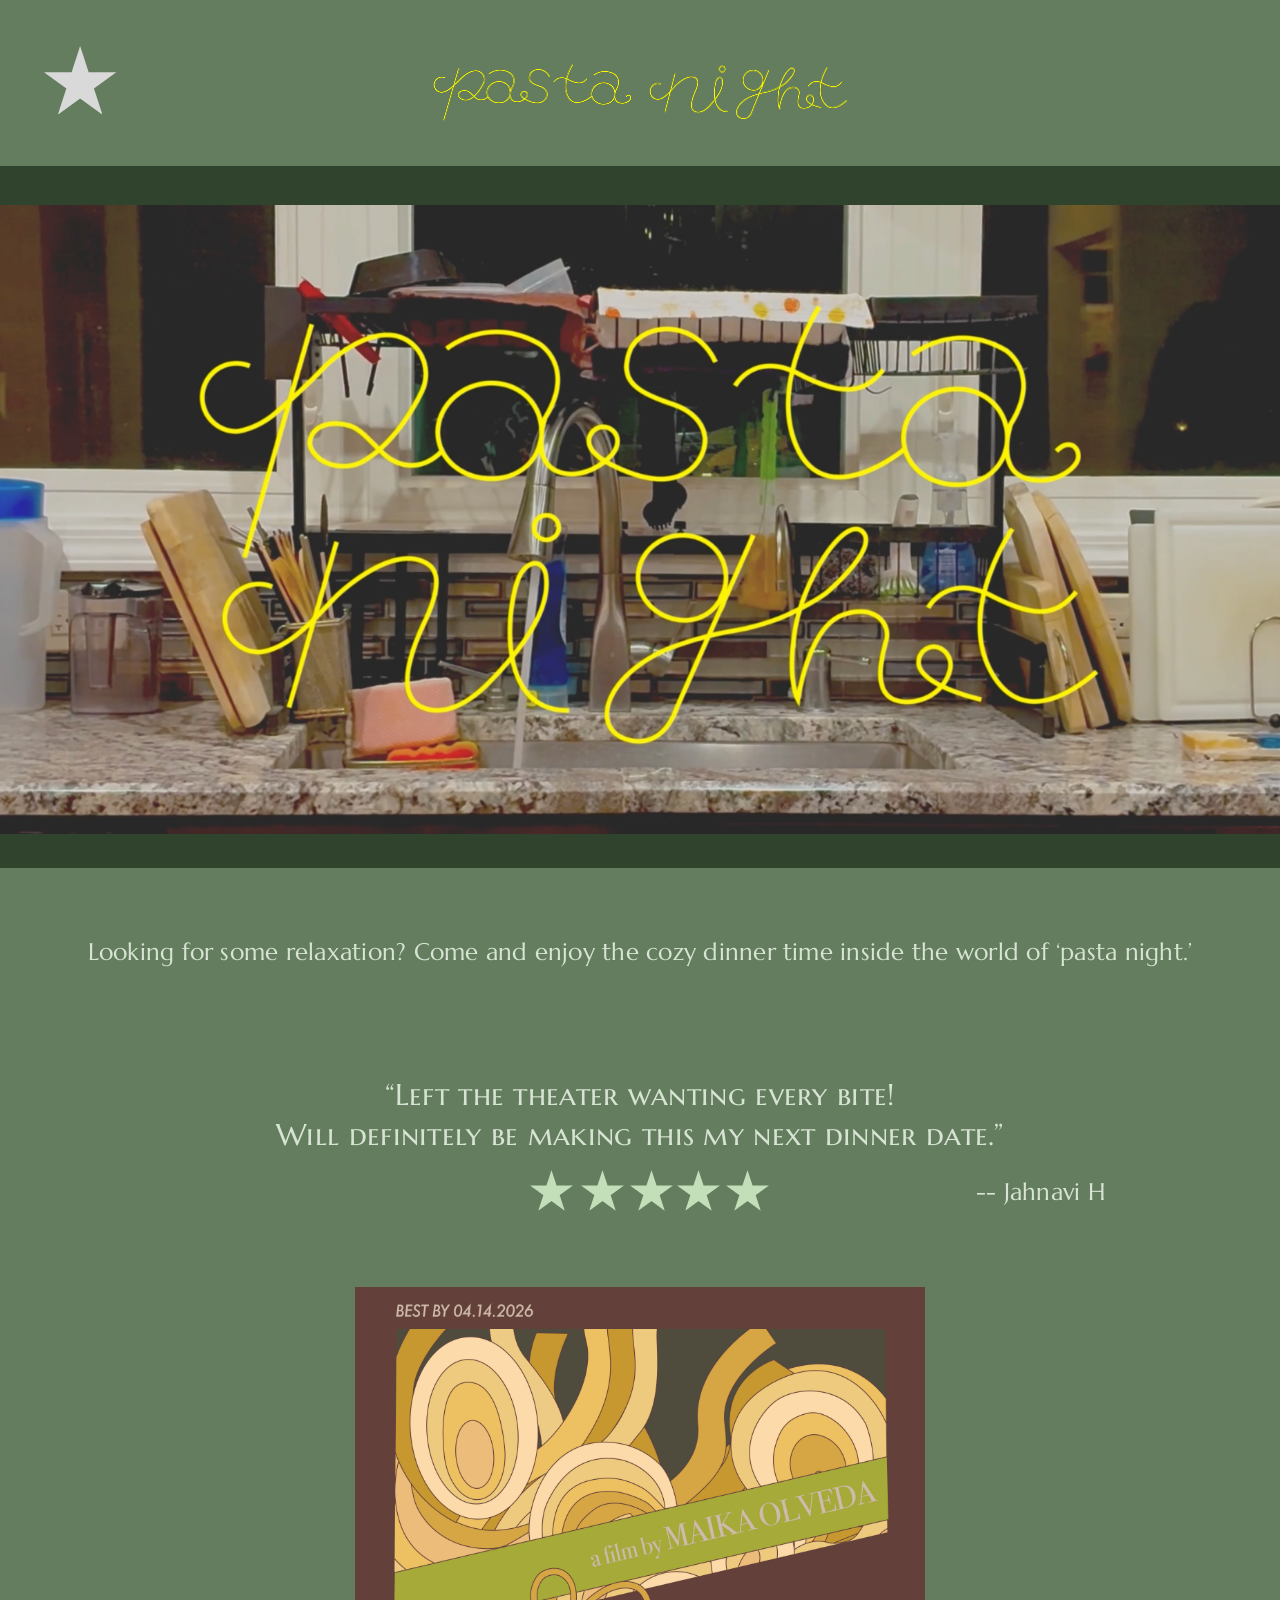
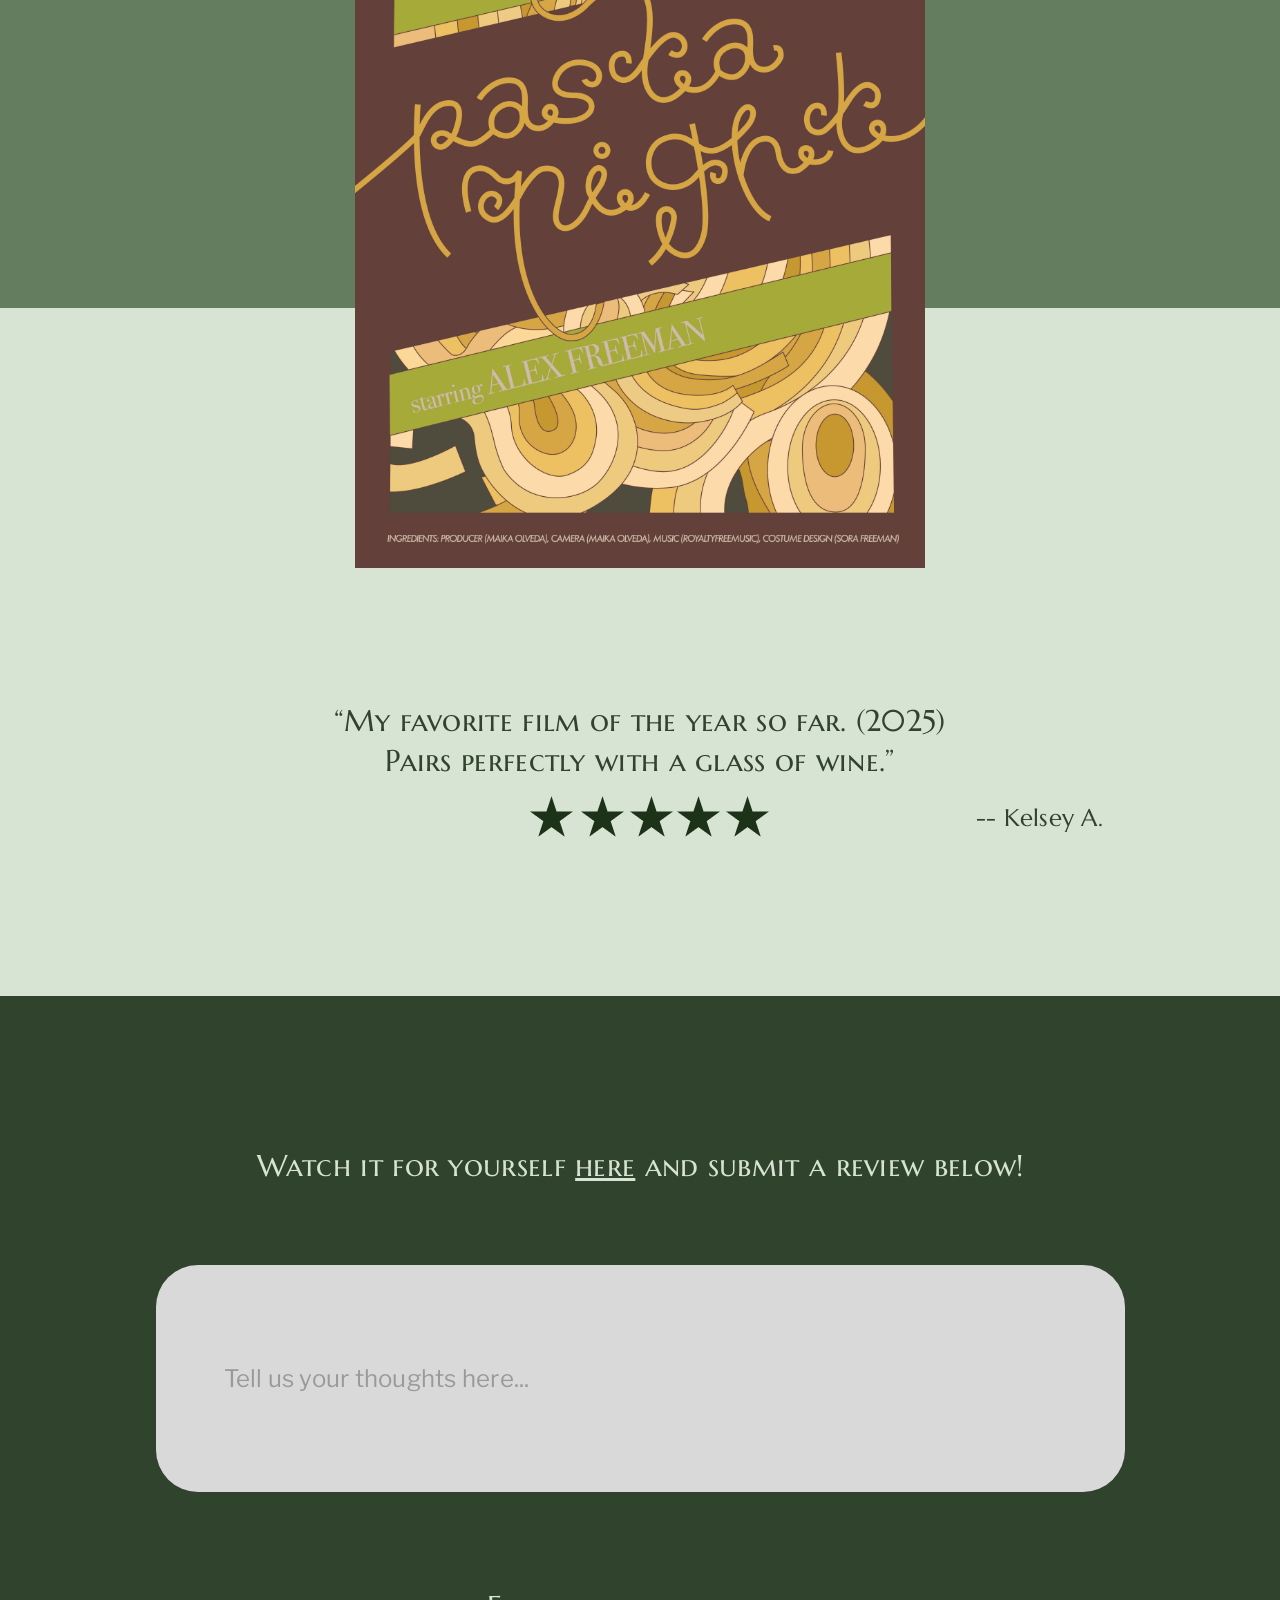
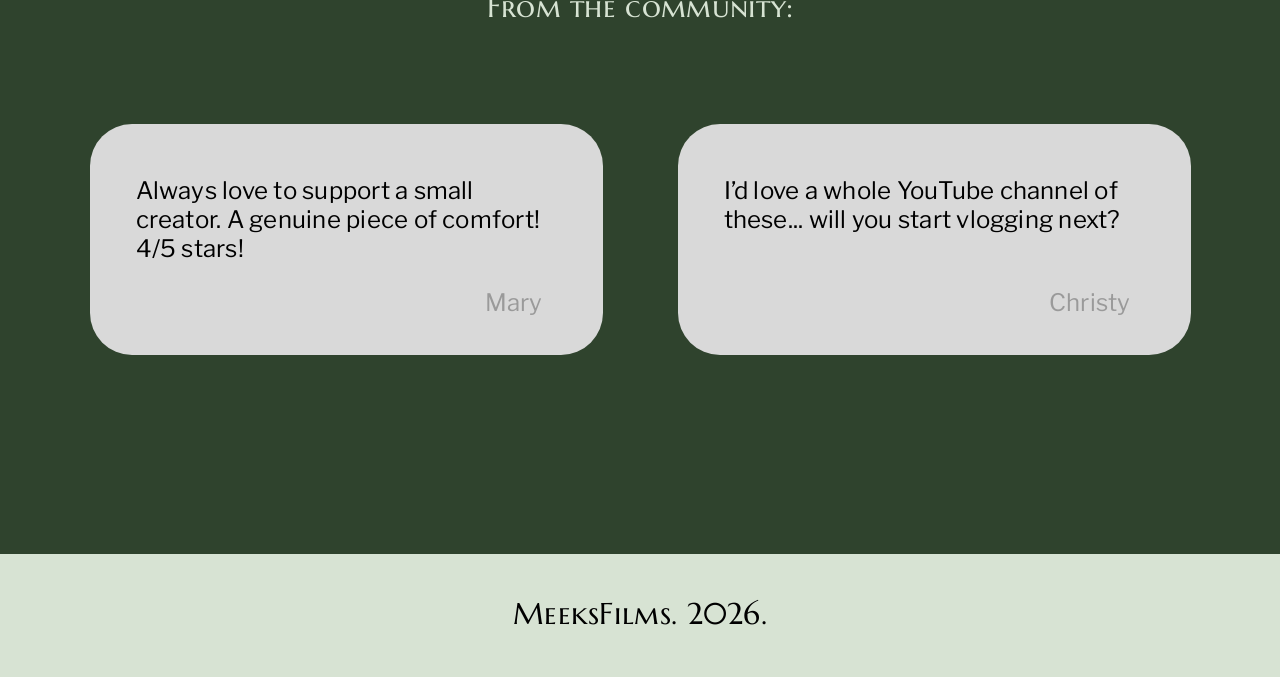
<file: index.html>
<!DOCTYPE html>
<html lang="en">
<head>
  <meta charset="utf-8">
  <meta name="viewport" content="width=device-width, initial-scale=1">
  <title>Pasta Night</title>
  <link href="https://fonts.googleapis.com/css2?family=Libre+Franklin&family=Marcellus&family=Marcellus+SC&display=swap" rel="stylesheet">
  <link href="styles.css" rel="stylesheet">
</head>
<body class="page">

  <header class="site-header">
    <nav>
      <ul class="nav-list">
        <li class="star-item">
          <button class="star-button" popovertarget="site-menu">
            <img class="star-image" src="images/star-7.png" alt="Open menu">
            <img class="star-image-hover" src="images/star-7-hover.png" alt="">
          </button>
        </li>
        <li class="logo-item">
          <a class="logo-link" href="index.html">
            <img class="logo-pasta" src="images/object-1.png" alt="pasta">
            <img class="logo-night" src="images/object-2.png" alt="night">
          </a>
        </li>
      </ul>
    </nav>

    <nav class="menu-panel" id="site-menu" popover>
      <button class="menu-star-button" popovertarget="site-menu" popovertargetaction="hide">
        <img class="menu-star-image" src="images/star-7.png" alt="Close menu">
      </button>
      <ul class="menu-list">
        <li><a class="menu-link" href="about.html">About</a></li>
        <li><a class="menu-link" href="film.html">Film</a></li>
        <li><a class="menu-link" href="recipe.html">Recipe</a></li>
        <li><a class="menu-link" href="concepts.html">Concepts</a></li>
        <li><a class="menu-link" href="credits.html">Credits</a></li>
      </ul>
    </nav>
  </header>

  <main>

    <section class="hero">
      <img class="hero-image" src="images/image-16.png" alt="Pasta Night title over a kitchen counter">
    </section>

    <section class="quote-section green-section">
      <p class="intro-text">Looking for some relaxation? Come and enjoy the cozy dinner time inside the world of ‘pasta night.’</p>
      <div class="page-width">
        <p class="quote-text">“Left the theater wanting every bite!<br>Will definitely be making this my next dinner date.”</p>
        <div class="review-row">
          <img class="review-stars" src="images/group-1.png" alt="5 stars">
          <p class="review-name">-- Jahnavi H</p>
        </div>
      </div>
    </section>

    <section class="poster-section">
      <img class="poster-image" src="images/finalposterp2-1.jpg" alt="Pasta Night movie poster">
    </section>

    <section class="quote-section light-section">
      <div class="page-width">
        <p class="quote-text dark-text">“My favorite film of the year so far. (2025)<br>Pairs perfectly with a glass of wine.”</p>
        <div class="review-row">
          <img class="review-stars" src="images/group-2.png" alt="5 stars">
          <p class="review-name dark-text">-- Kelsey A.</p>
        </div>
      </div>
    </section>

    <section class="review-section">
      <p class="section-heading">Watch it for yourself <a class="watch-link" href="film.html">here</a> and submit a review below!</p>

      <div class="review-area">
        <button class="review-box review-box-tall review-hint">Tell us your thoughts here...</button>
      </div>

      <h2 class="section-heading community-heading">From the community:</h2>

      <div class="comment-list">
        <article class="comment-card">
          <p class="comment-text">Always love to support a small creator. A genuine piece of comfort!<br>4/5 stars!</p>
          <p class="comment-name">Mary</p>
        </article>
        <article class="comment-card">
          <p class="comment-text">I’d love a whole YouTube channel of these... will you start vlogging next?</p>
          <p class="comment-name">Christy</p>
        </article>
      </div>
    </section>

  </main>

  <footer class="site-footer">
    <p class="footer-text">MeeksFilms. 2026.</p>
  </footer>

  <script src="script.js"></script>
</body>
</html>
</file>
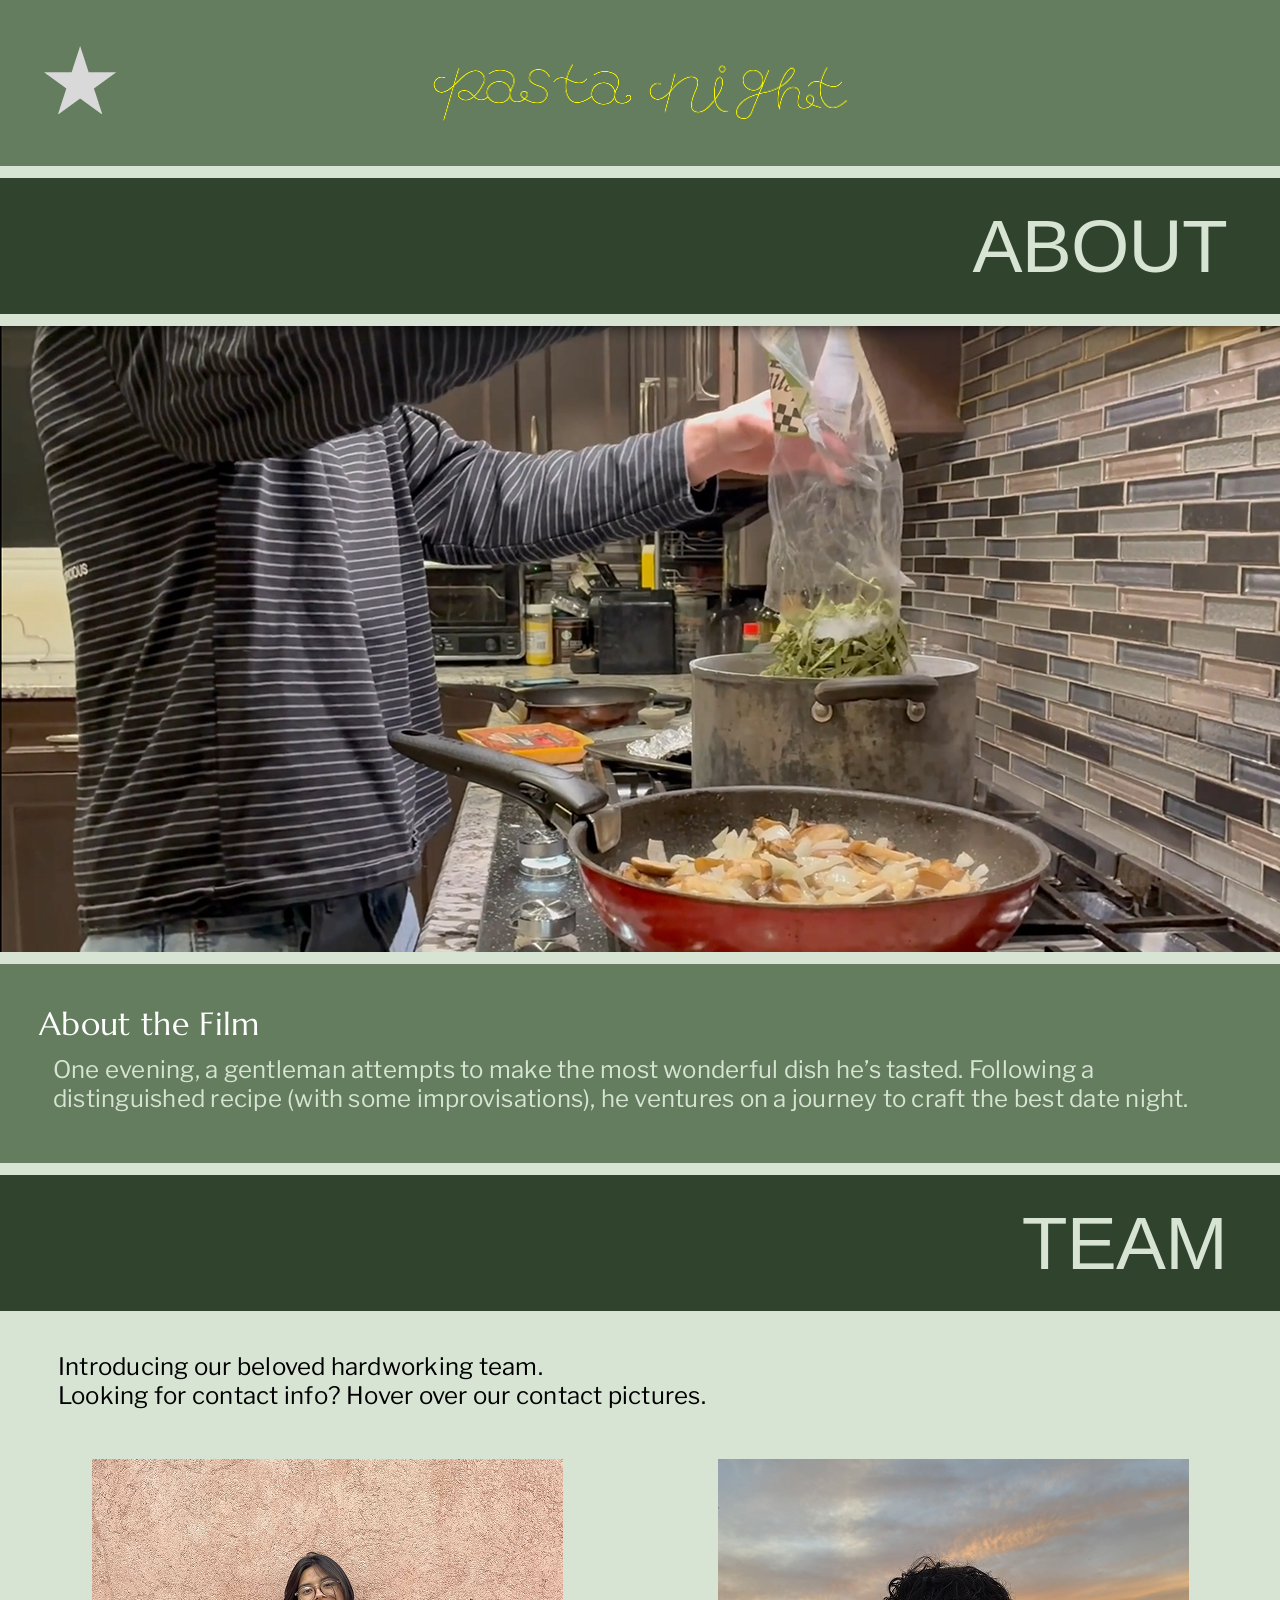
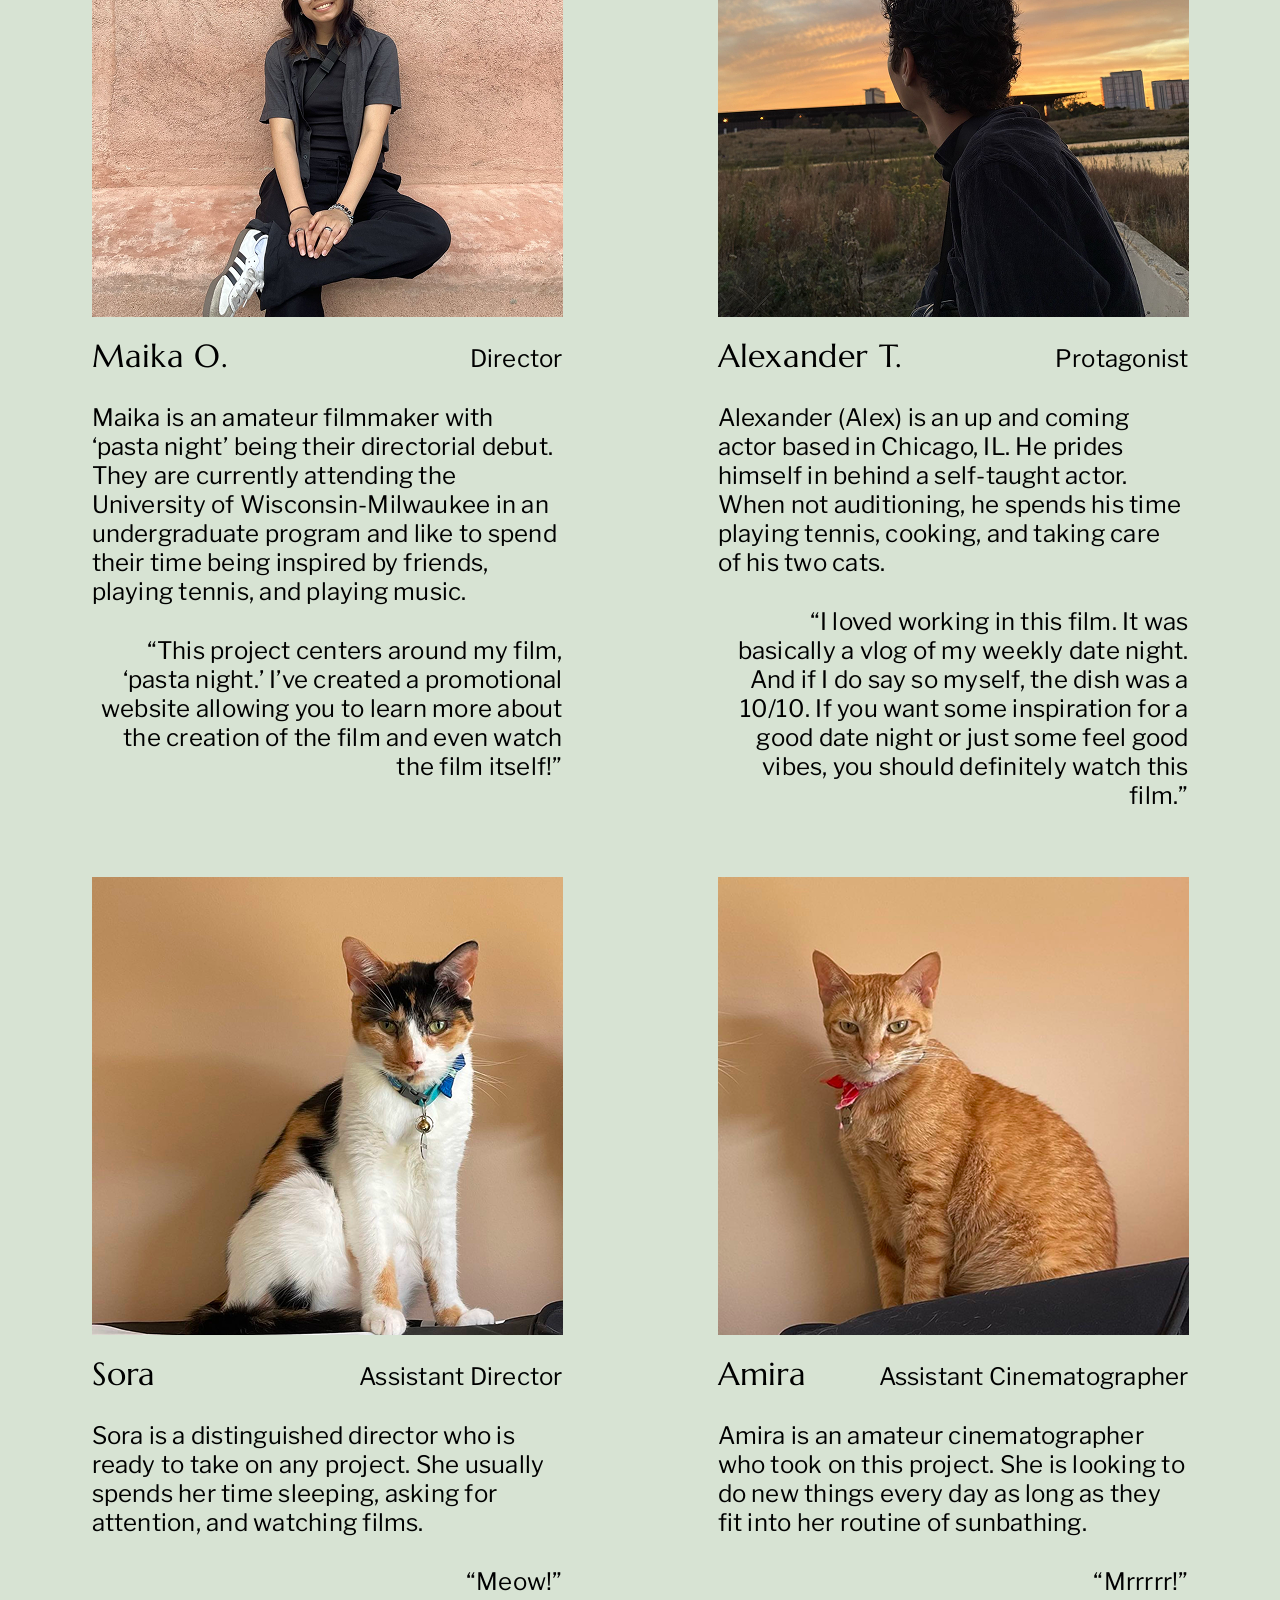
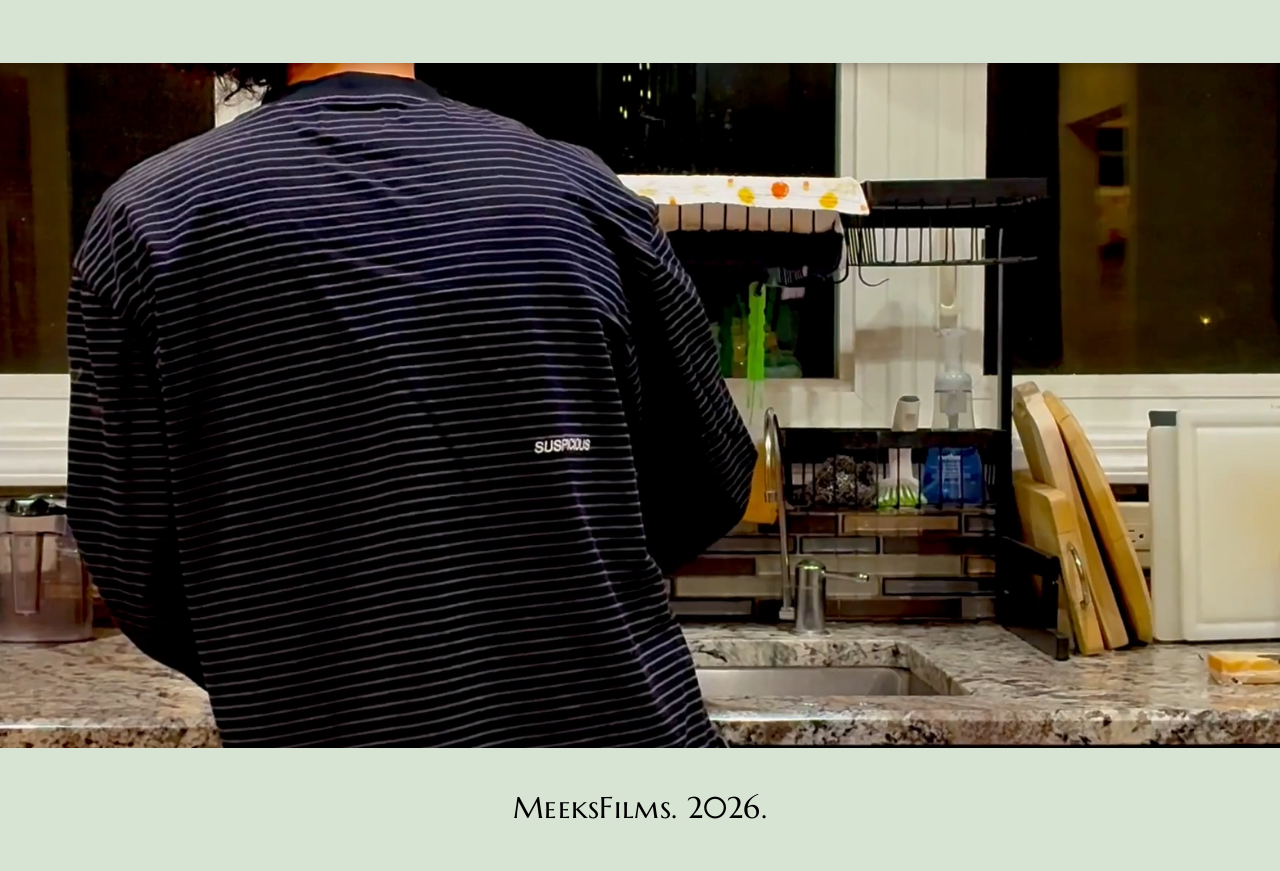
<file: about.html>
<!DOCTYPE html>
<html lang="en">
<head>
  <meta charset="utf-8">
  <meta name="viewport" content="width=device-width, initial-scale=1">
  <title>About | Pasta Night</title>
  <link href="https://fonts.googleapis.com/css2?family=Libre+Franklin&family=Marcellus&family=Marcellus+SC&family=Syncopate&display=swap" rel="stylesheet">
  <link href="styles.css" rel="stylesheet">
</head>
<body class="page">

  <header class="site-header">
    <nav>
      <ul class="nav-list">
        <li class="star-item">
          <button class="star-button" popovertarget="site-menu">
            <img class="star-image" src="images/star-7.png" alt="Open menu">
            <img class="star-image-hover" src="images/star-7-hover.png" alt="">
          </button>
        </li>
        <li class="logo-item">
          <a class="logo-link" href="index.html">
            <img class="logo-pasta" src="images/object-1.png" alt="pasta">
            <img class="logo-night" src="images/object-2.png" alt="night">
          </a>
        </li>
      </ul>
    </nav>

    <nav class="menu-panel" id="site-menu" popover>
      <button class="menu-star-button" popovertarget="site-menu" popovertargetaction="hide">
        <img class="menu-star-image" src="images/star-7.png" alt="Close menu">
      </button>
      <ul class="menu-list">
        <li><a class="menu-link" href="about.html">About</a></li>
        <li><a class="menu-link" href="film.html">Film</a></li>
        <li><a class="menu-link" href="recipe.html">Recipe</a></li>
        <li><a class="menu-link" href="concepts.html">Concepts</a></li>
        <li><a class="menu-link" href="credits.html">Credits</a></li>
      </ul>
    </nav>
  </header>

  <main>

    <section class="title-band">
      <div class="page-width">
        <h1 class="page-title">ABOUT</h1>
      </div>
    </section>

    <img class="about-photo" src="images/image-20.png" alt="Cooking pasta in a pan on the stove">

    <section class="film-summary">
      <div class="page-width">
        <h2 class="film-summary-heading">About the Film</h2>
        <p class="film-summary-text">One evening, a gentleman attempts to make the most wonderful dish he’s tasted. Following a distinguished recipe (with some improvisations), he ventures on a journey to craft the best date night.</p>
      </div>
    </section>

    <section class="title-band">
      <div class="page-width">
        <h2 class="page-title">TEAM</h2>
      </div>
    </section>

    <section class="team-section">
      <div class="page-width">
        <p class="team-intro">Introducing our beloved hardworking team.<br>Looking for contact info? Hover over our contact pictures.</p>
      </div>

      <div class="team-row">

        <article class="team-member">
          <div class="photo-box">
            <img class="photo-image" src="images/me1-1.png" alt="Maika O.">
            <div class="photo-overlay">
              <p class="overlay-text">Portfolio:<br>portfolio.maika.o.com</p>
              <p class="overlay-text">Looking to work together?<br>Contact me at:<br>mmolveda@uwm.edu</p>
            </div>
          </div>
          <div class="member-heading">
            <h3 class="member-name">Maika O.</h3>
            <p class="member-role">Director</p>
          </div>
          <p class="member-bio">Maika is an amateur filmmaker with ‘pasta night’ being their directorial debut. They are currently attending the University of Wisconsin-Milwaukee in an undergraduate program and like to spend their time being inspired by friends, playing tennis, and playing music.</p>
          <p class="member-quote">“This project centers around my film, ‘pasta night.’ I’ve created a promotional website allowing you to learn more about the creation of the film and even watch the film itself!”</p>
        </article>

        <article class="team-member">
          <div class="photo-box">
            <img class="photo-image" src="images/alex1-2.png" alt="Alexander T. looking at a sunset">
            <div class="photo-overlay">
              <p class="overlay-text">Find me on:<br>Instagram/@alex.t.ander</p>
              <p class="overlay-text">Job Inquiries:<br>alext.star@staragency.com</p>
            </div>
          </div>
          <div class="member-heading">
            <h3 class="member-name">Alexander T.</h3>
            <p class="member-role">Protagonist</p>
          </div>
          <p class="member-bio">Alexander (Alex) is an up and coming actor based in Chicago, IL. He prides himself in behind a self-taught actor. When not auditioning, he spends his time playing tennis, cooking, and taking care of his two cats.</p>
          <p class="member-quote">“I loved working in this film. It was basically a vlog of my weekly date night. And if I do say so myself, the dish was a 10/10. If you want some inspiration for a good date night or just some feel good vibes, you should definitely watch this film.”</p>
        </article>

      </div>

      <div class="team-row">

        <article class="team-member">
          <div class="photo-box">
            <img class="photo-image" src="images/soraamira-1.png" alt="Sora the cat">
            <div class="photo-overlay">
              <p class="overlay-text">Find me on:<br>Instagram/@sora.amira.</p>
              <p class="overlay-text">Job Inquiries:<br>sora.amira.films@staragency.com</p>
            </div>
          </div>
          <div class="member-heading">
            <h3 class="member-name">Sora</h3>
            <p class="member-role">Assistant Director</p>
          </div>
          <p class="member-bio">Sora is a distinguished director who is ready to take on any project. She usually spends her time sleeping, asking for attention, and watching films.</p>
          <p class="member-quote">“Meow!”</p>
        </article>

        <article class="team-member">
          <div class="photo-box">
            <img class="photo-image" src="images/soraamira-2.png" alt="Amira the cat">
            <div class="photo-overlay">
              <p class="overlay-text">Find me on:<br>Instagram/@sora.amira.</p>
              <p class="overlay-text">Job Inquiries:<br>sora.amira.films@staragency.com</p>
            </div>
          </div>
          <div class="member-heading">
            <h3 class="member-name">Amira</h3>
            <p class="member-role">Assistant Cinematographer</p>
          </div>
          <p class="member-bio">Amira is an amateur cinematographer who took on this project. She is looking to do new things every day as long as they fit into her routine of sunbathing.</p>
          <p class="member-quote">“Mrrrrr!”</p>
        </article>

      </div>

      <img class="closing-photo" src="images/image-19.png" alt="Alexander at the kitchen sink from behind">
    </section>

  </main>

  <footer class="site-footer">
    <p class="footer-text">MeeksFilms. 2026.</p>
  </footer>

</body>
</html>
</file>
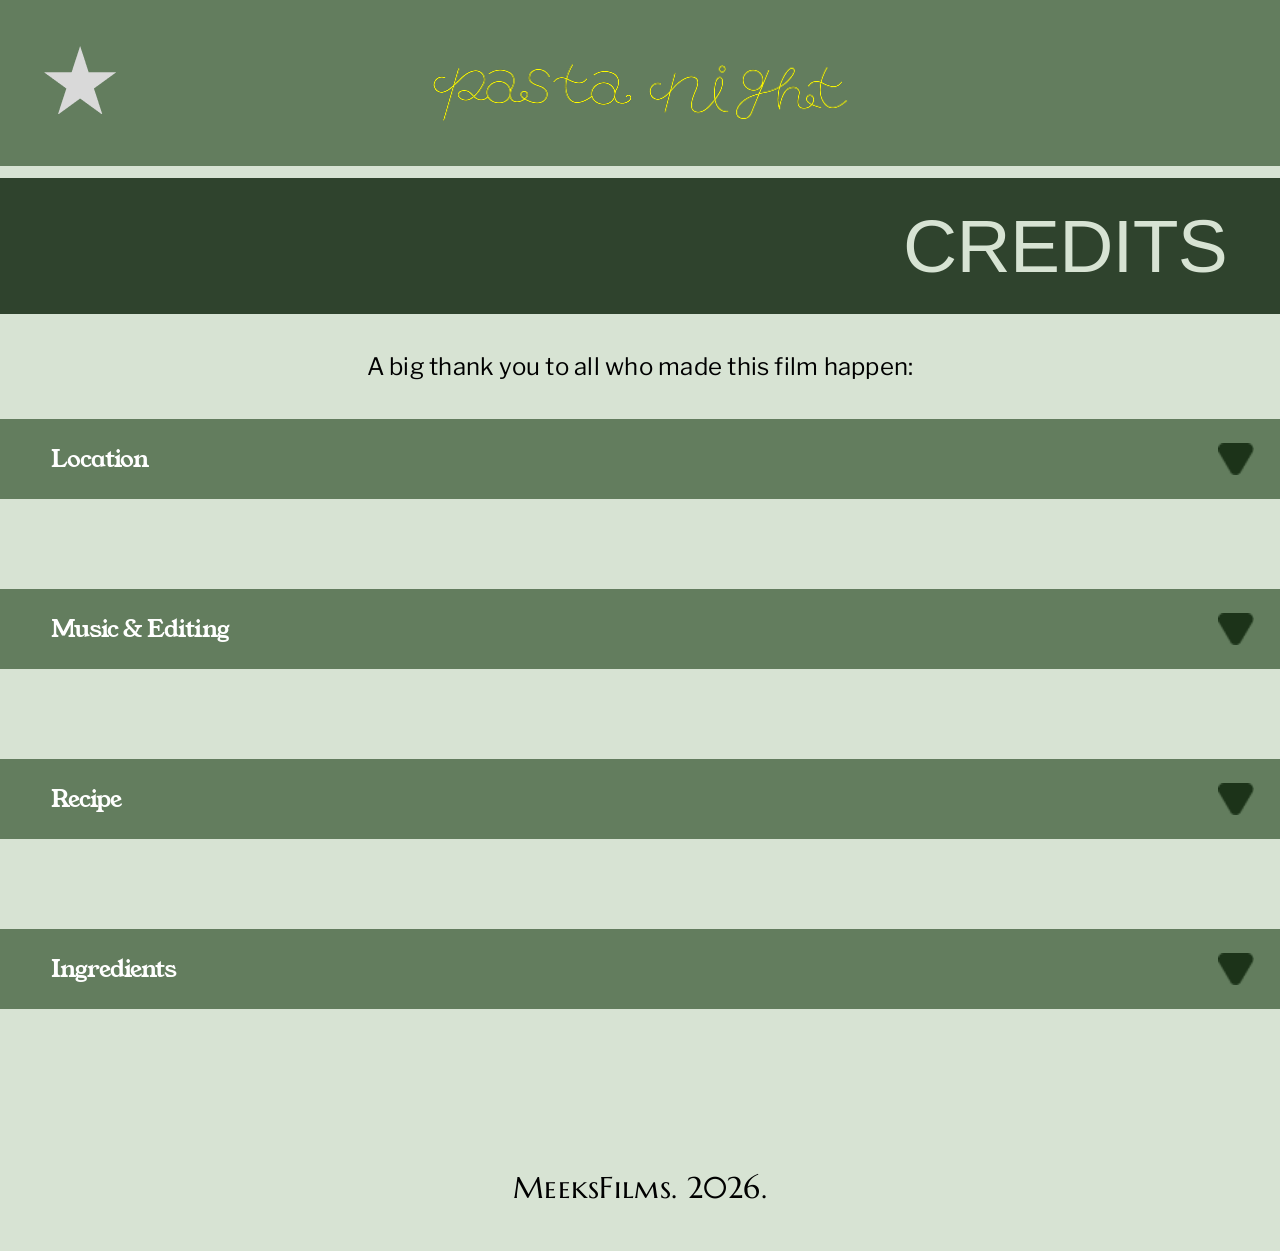
<file: credits.html>
<!DOCTYPE html>
<html lang="en">
<head>
  <meta charset="utf-8">
  <meta name="viewport" content="width=device-width, initial-scale=1">
  <title>Credits | Pasta Night</title>
  <link href="https://fonts.googleapis.com/css2?family=Libre+Franklin&family=Marcellus&family=Marcellus+SC&family=Syncopate&family=Young+Serif&display=swap" rel="stylesheet">
  <link href="styles.css" rel="stylesheet">
</head>
<body class="page">

  <header class="site-header">
    <nav>
      <ul class="nav-list">
        <li class="star-item">
          <button class="star-button" popovertarget="site-menu">
            <img class="star-image" src="images/star-7.png" alt="Open menu">
            <img class="star-image-hover" src="images/star-7-hover.png" alt="">
          </button>
        </li>
        <li class="logo-item">
          <a class="logo-link" href="index.html">
            <img class="logo-pasta" src="images/object-1.png" alt="pasta">
            <img class="logo-night" src="images/object-2.png" alt="night">
          </a>
        </li>
      </ul>
    </nav>

    <nav class="menu-panel" id="site-menu" popover>
      <button class="menu-star-button" popovertarget="site-menu" popovertargetaction="hide">
        <img class="menu-star-image" src="images/star-7.png" alt="Close menu">
      </button>
      <ul class="menu-list">
        <li><a class="menu-link" href="about.html">About</a></li>
        <li><a class="menu-link" href="film.html">Film</a></li>
        <li><a class="menu-link" href="recipe.html">Recipe</a></li>
        <li><a class="menu-link" href="concepts.html">Concepts</a></li>
        <li><a class="menu-link" href="credits.html">Credits</a></li>
      </ul>
    </nav>
  </header>

  <main>

    <section class="title-band">
      <div class="page-width">
        <h1 class="page-title">CREDITS</h1>
      </div>
    </section>

    <section class="credits-intro">
      <p class="credits-intro-text">A big thank you to all who made this film happen:</p>
    </section>

    <section class="credits-list">

      <details class="credit-item">
        <summary class="credit-summary">
          <div class="credit-row">
            <h2 class="credit-heading">Location</h2>
            <img class="credit-triangle" src="images/polygon-7.png" alt="">
          </div>
        </summary>
        <p class="credit-text">Chicago, IL.</p>
      </details>

      <details class="credit-item">
        <summary class="credit-summary">
          <div class="credit-row">
            <h2 class="credit-heading">Music &amp; Editing</h2>
            <img class="credit-triangle" src="images/polygon-7.png" alt="">
          </div>
        </summary>
        <p class="credit-text">“Provence Serenity”, RoyaltyFreeMusic, Canva</p>
      </details>

      <details class="credit-item">
        <summary class="credit-summary">
          <div class="credit-row">
            <h2 class="credit-heading">Recipe</h2>
            <img class="credit-triangle" src="images/polygon-7.png" alt="">
          </div>
        </summary>
        <p class="credit-text"><a class="credit-link" href="https://www.eataly.com/recipes/mushroom-council-mushroom-pasta.html">“Tagliatelle Verdi con Ragu di Funghi”, Eataly</a></p>
      </details>

      <details class="credit-item">
        <summary class="credit-summary">
          <div class="credit-row">
            <h2 class="credit-heading">Ingredients</h2>
            <img class="credit-triangle" src="images/polygon-7.png" alt="">
          </div>
        </summary>
        <p class="credit-text">Jewel Osco</p>
      </details>

    </section>

  </main>

  <footer class="site-footer">
    <p class="footer-text">MeeksFilms. 2026.</p>
  </footer>

</body>
</html>
</file>
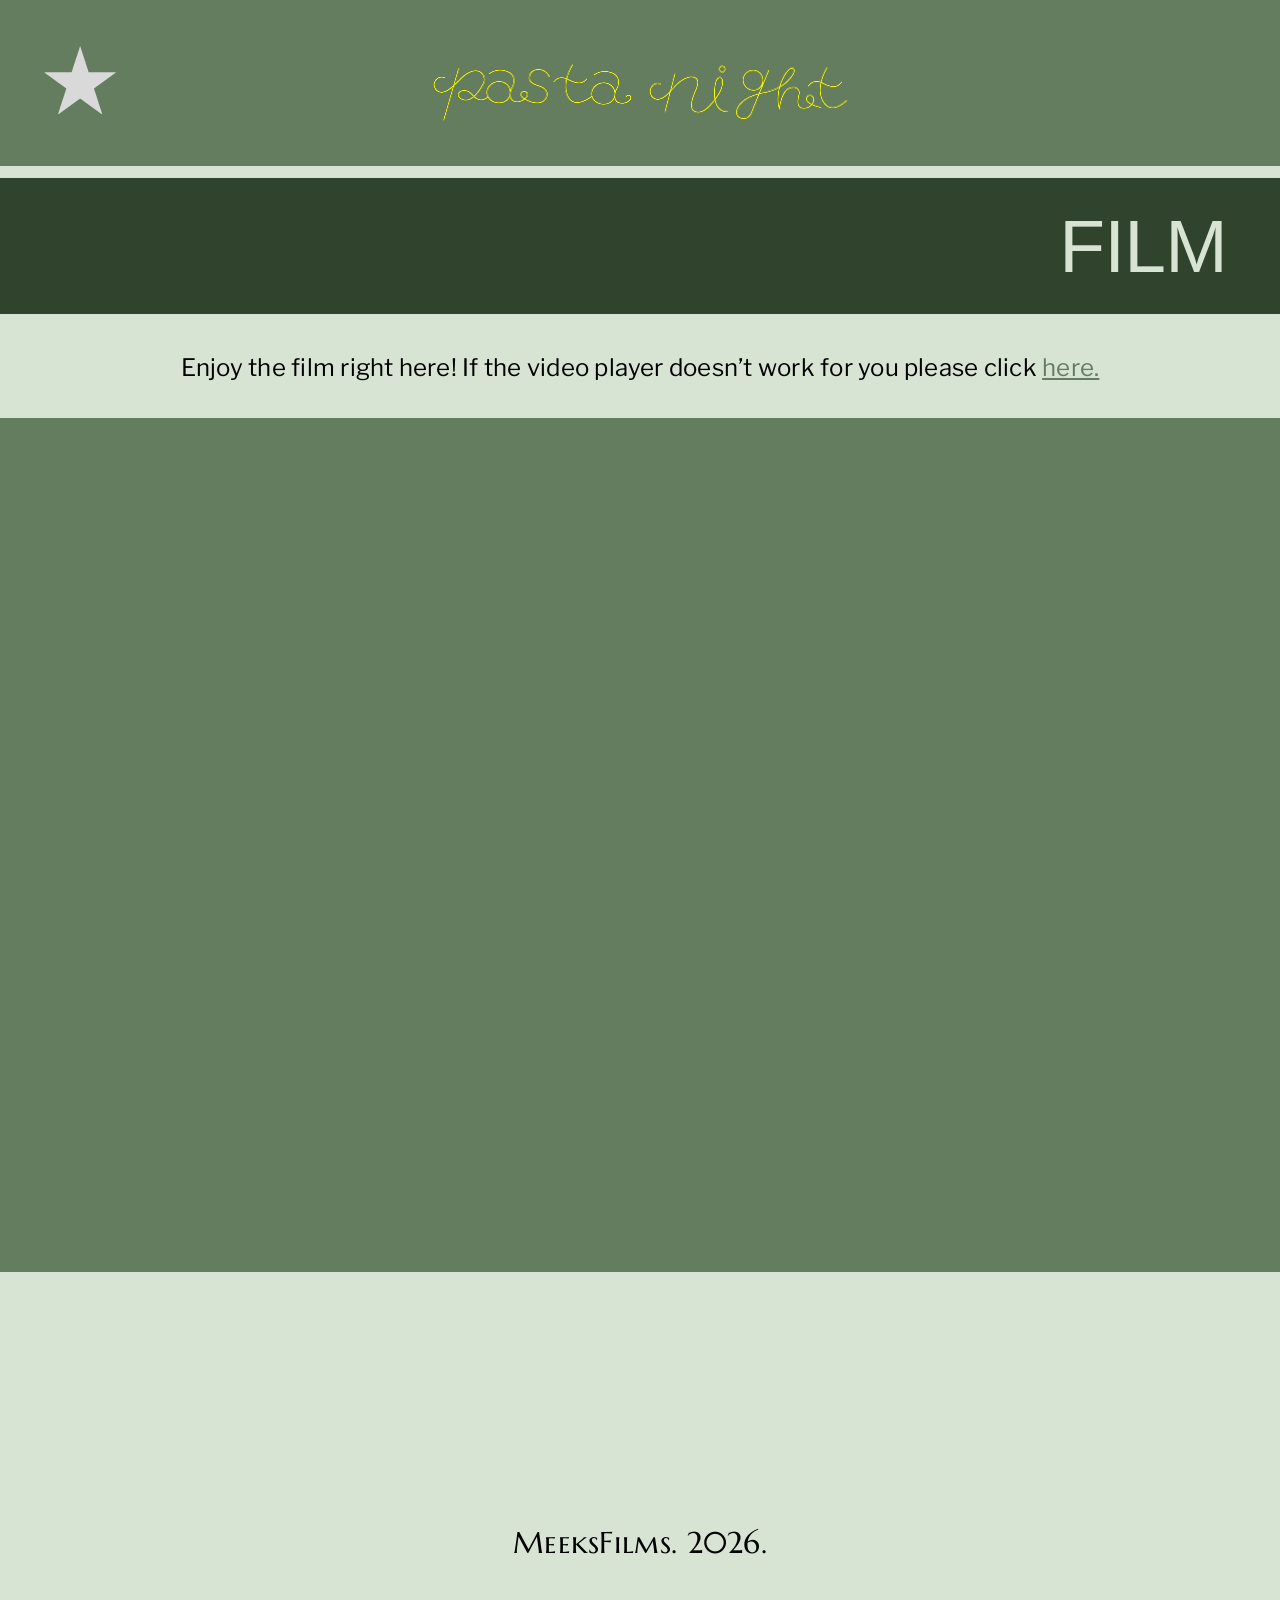
<file: film.html>
<!DOCTYPE html>
<html lang="en">
<head>
  <meta charset="utf-8">
  <meta name="viewport" content="width=device-width, initial-scale=1">
  <title>Film | Pasta Night</title>
  <link href="https://fonts.googleapis.com/css2?family=Libre+Franklin&family=Marcellus&family=Marcellus+SC&family=Syncopate&display=swap" rel="stylesheet">
  <link href="styles.css" rel="stylesheet">
</head>
<body class="page">

  <header class="site-header">
    <nav>
      <ul class="nav-list">
        <li class="star-item">
          <button class="star-button" popovertarget="site-menu">
            <img class="star-image" src="images/star-7.png" alt="Open menu">
            <img class="star-image-hover" src="images/star-7-hover.png" alt="">
          </button>
        </li>
        <li class="logo-item">
          <a class="logo-link" href="index.html">
            <img class="logo-pasta" src="images/object-1.png" alt="pasta">
            <img class="logo-night" src="images/object-2.png" alt="night">
          </a>
        </li>
      </ul>
    </nav>

    <nav class="menu-panel" id="site-menu" popover>
      <button class="menu-star-button" popovertarget="site-menu" popovertargetaction="hide">
        <img class="menu-star-image" src="images/star-7.png" alt="Close menu">
      </button>
      <ul class="menu-list">
        <li><a class="menu-link" href="about.html">About</a></li>
        <li><a class="menu-link" href="film.html">Film</a></li>
        <li><a class="menu-link" href="recipe.html">Recipe</a></li>
        <li><a class="menu-link" href="concepts.html">Concepts</a></li>
        <li><a class="menu-link" href="credits.html">Credits</a></li>
      </ul>
    </nav>
  </header>

  <main>

    <section class="title-band">
      <div class="page-width">
        <h1 class="page-title">FILM</h1>
      </div>
    </section>

    <section class="film-intro">
      <p class="film-intro-text">Enjoy the film right here! If the video player doesn’t work for you please click <a class="film-link" href="https://youtu.be/XrqA0YvF70c" target="_blank">here.</a></p>
    </section>

    <section class="video-section">
      <iframe class="video-player" src="https://www.youtube.com/embed/XrqA0YvF70c?si=uBaXmu_pGabA4Apm" title="YouTube video player" allow="accelerometer; autoplay; clipboard-write; encrypted-media; gyroscope; picture-in-picture; web-share" referrerpolicy="strict-origin-when-cross-origin" allowfullscreen></iframe>
    </section>

  </main>

  <footer class="site-footer film-footer">
    <p class="footer-text">MeeksFilms. 2026.</p>
  </footer>

</body>
</html>
</file>
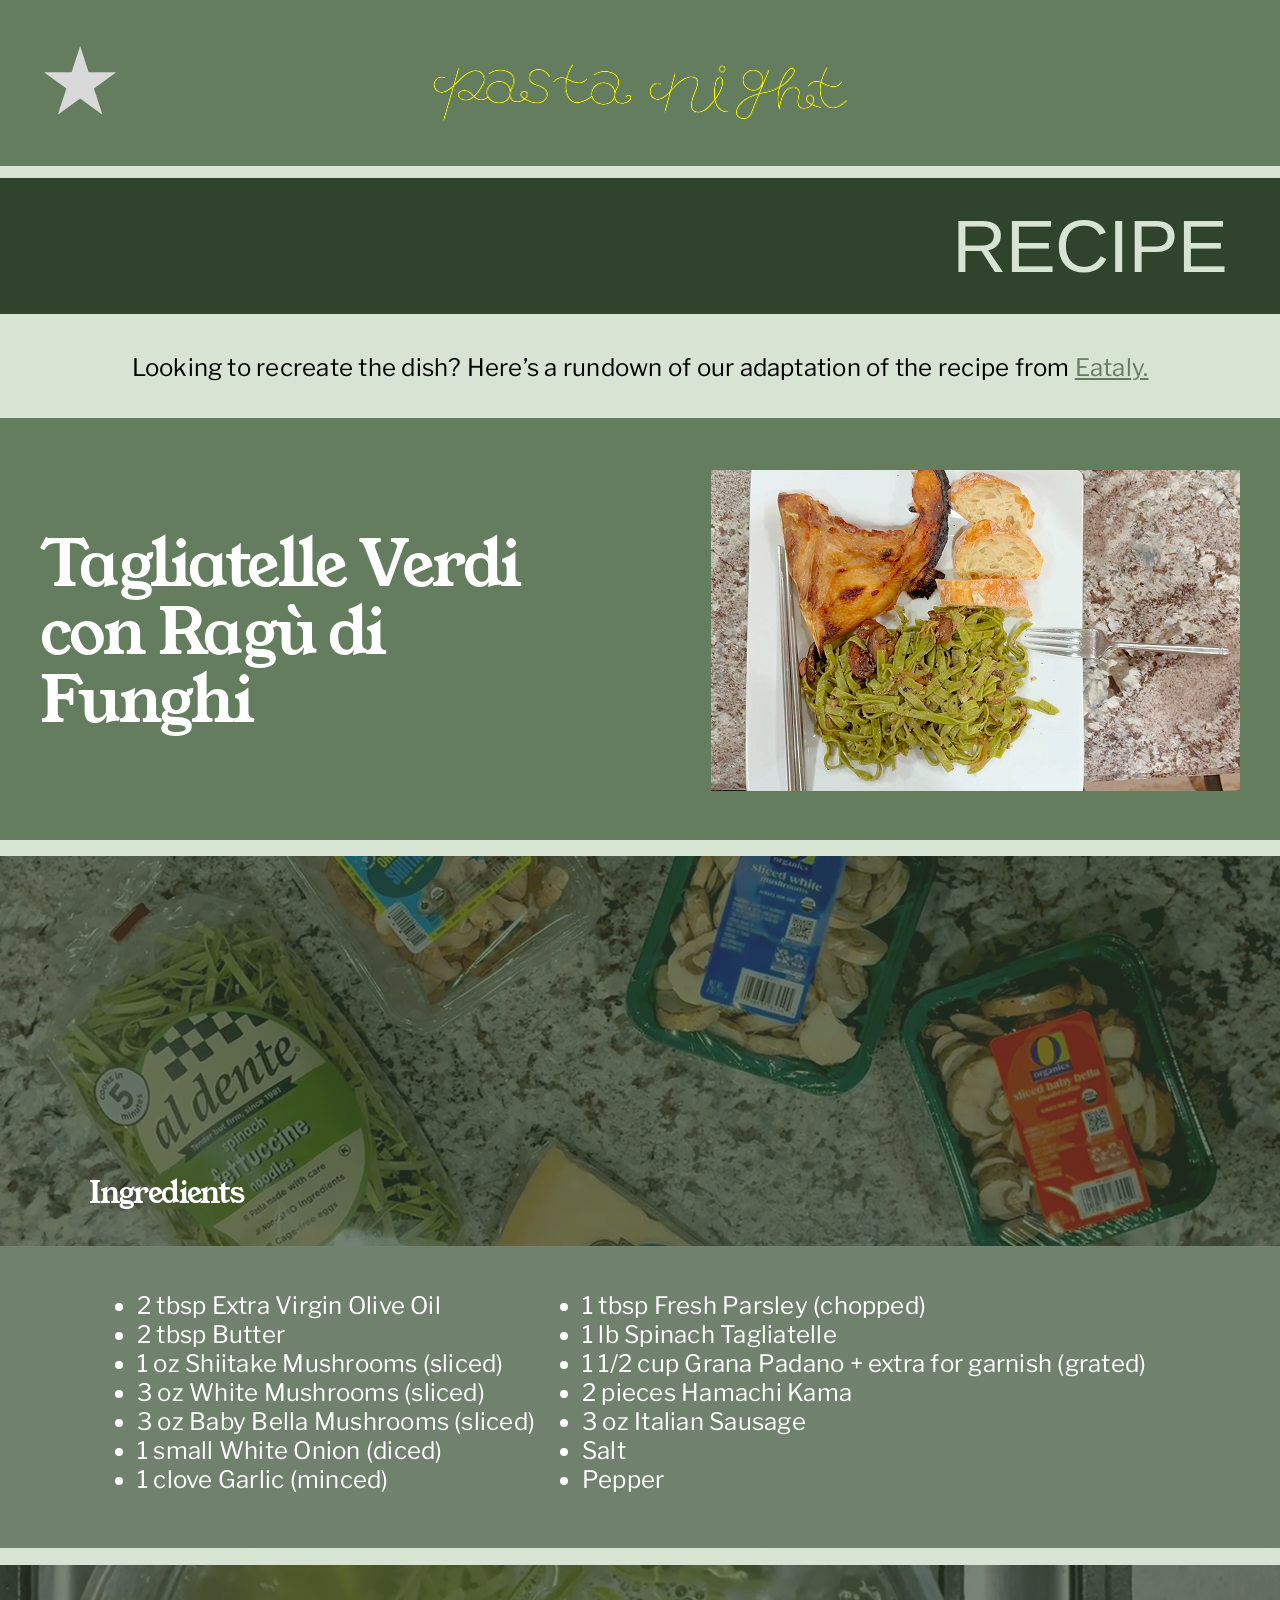
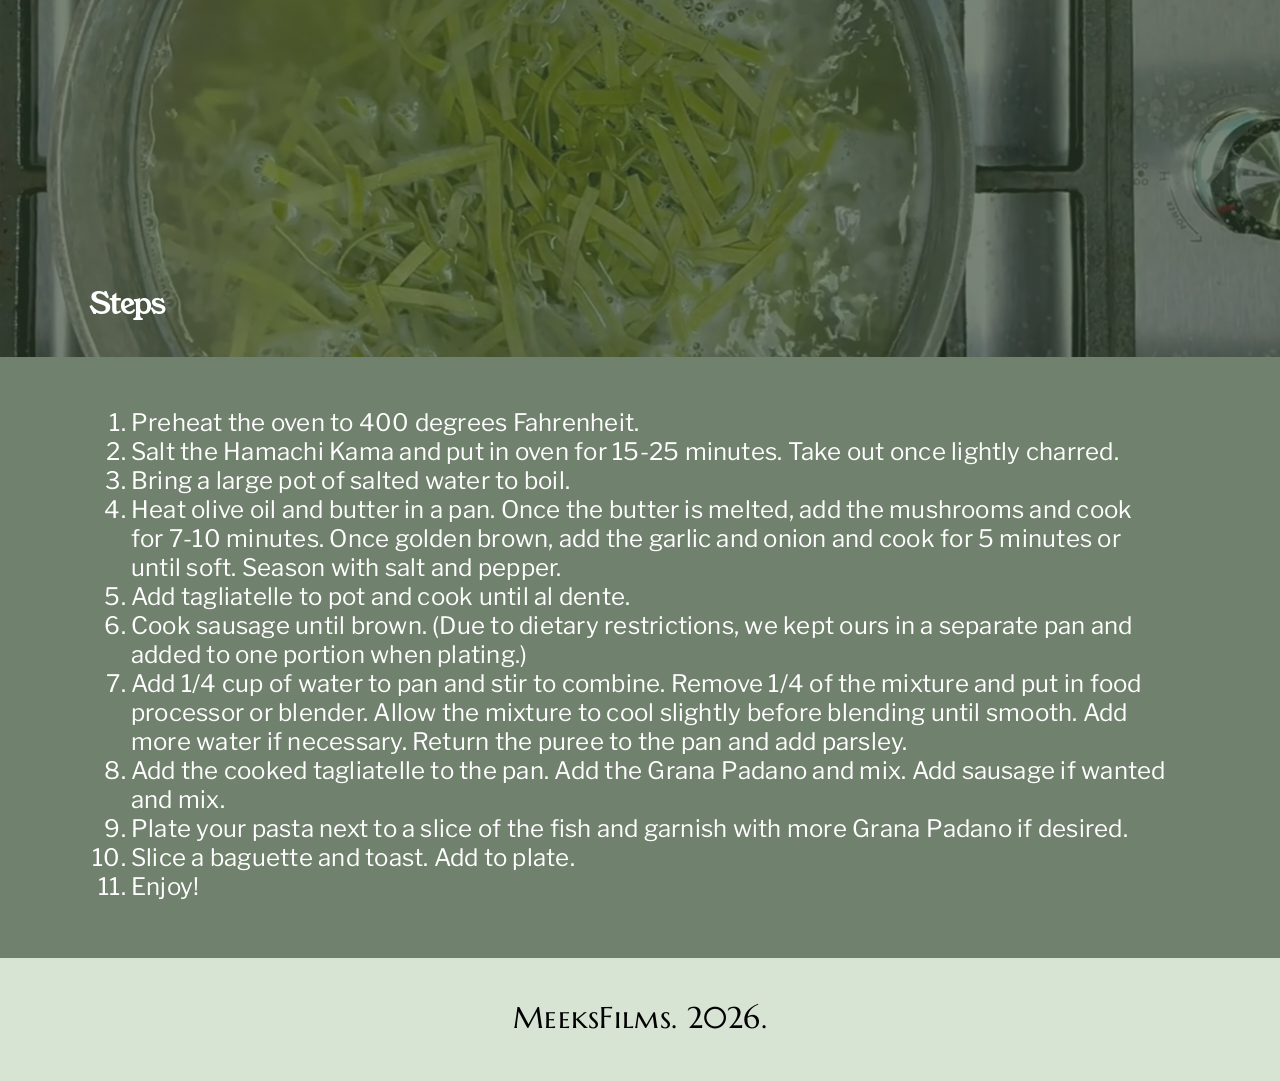
<file: recipe.html>
<!DOCTYPE html>
<html lang="en">
<head>
  <meta charset="utf-8">
  <meta name="viewport" content="width=device-width, initial-scale=1">
  <title>Recipe | Pasta Night</title>
  <link href="https://fonts.googleapis.com/css2?family=Libre+Franklin&family=Marcellus&family=Marcellus+SC&family=Syncopate&family=Young+Serif&display=swap" rel="stylesheet">
  <link href="styles.css" rel="stylesheet">
</head>
<body class="page">

  <header class="site-header">
    <nav>
      <ul class="nav-list">
        <li class="star-item">
          <button class="star-button" popovertarget="site-menu">
            <img class="star-image" src="images/star-7.png" alt="Open menu">
            <img class="star-image-hover" src="images/star-7-hover.png" alt="">
          </button>
        </li>
        <li class="logo-item">
          <a class="logo-link" href="index.html">
            <img class="logo-pasta" src="images/object-1.png" alt="pasta">
            <img class="logo-night" src="images/object-2.png" alt="night">
          </a>
        </li>
      </ul>
    </nav>

    <nav class="menu-panel" id="site-menu" popover>
      <button class="menu-star-button" popovertarget="site-menu" popovertargetaction="hide">
        <img class="menu-star-image" src="images/star-7.png" alt="Close menu">
      </button>
      <ul class="menu-list">
        <li><a class="menu-link" href="about.html">About</a></li>
        <li><a class="menu-link" href="film.html">Film</a></li>
        <li><a class="menu-link" href="recipe.html">Recipe</a></li>
        <li><a class="menu-link" href="concepts.html">Concepts</a></li>
        <li><a class="menu-link" href="credits.html">Credits</a></li>
      </ul>
    </nav>
  </header>

  <main>

    <section class="title-band">
      <div class="page-width">
        <h1 class="page-title">RECIPE</h1>
      </div>
    </section>

    <section class="recipe-intro">
      <p class="recipe-intro-text">Looking to recreate the dish? Here’s a rundown of our adaptation of the recipe from <a class="recipe-link" href="https://www.eataly.com/recipes/mushroom-council-mushroom-pasta.html">Eataly.</a></p>
    </section>

    <section class="recipe-top">
      <div class="recipe-top-row">
        <h2 class="recipe-title">Tagliatelle Verdi con Ragù di Funghi</h2>
        <img class="recipe-photo" src="images/image-21.png" alt="Plated tagliatelle with fish and toasted bread">
      </div>
    </section>

    <section class="ingredients-section">
      <div class="ingredients-box">
        <h2 class="recipe-heading">Ingredients</h2>
        <div class="ingredient-columns">
          <ul class="ingredient-list ingredient-list-first">
            <li>2 tbsp Extra Virgin Olive Oil</li>
            <li>2 tbsp Butter</li>
            <li>1 oz Shiitake Mushrooms (sliced)</li>
            <li>3 oz White Mushrooms (sliced)</li>
            <li>3 oz Baby Bella Mushrooms (sliced)</li>
            <li>1 small White Onion (diced)</li>
            <li>1 clove Garlic (minced)</li>
          </ul>
          <ul class="ingredient-list">
            <li>1 tbsp Fresh Parsley (chopped)</li>
            <li>1 lb Spinach Tagliatelle</li>
            <li>1 1/2 cup Grana Padano + extra for garnish (grated)</li>
            <li>2 pieces Hamachi Kama</li>
            <li>3 oz Italian Sausage</li>
            <li>Salt</li>
            <li>Pepper</li>
          </ul>
        </div>
      </div>
    </section>

    <section class="steps-section">
      <div class="steps-box">
        <h2 class="recipe-heading steps-heading">Steps</h2>
        <ol class="steps-list">
          <li>Preheat the oven to 400 degrees Fahrenheit.</li>
          <li>Salt the Hamachi Kama and put in oven for 15-25 minutes. Take out once lightly charred.</li>
          <li>Bring a large pot of salted water to boil.</li>
          <li>Heat olive oil and butter in a pan. Once the butter is melted, add the mushrooms and cook for 7-10 minutes. Once golden brown, add the garlic and onion and cook for 5 minutes or until soft. Season with salt and pepper.</li>
          <li>Add tagliatelle to pot and cook until al dente.</li>
          <li>Cook sausage until brown. (Due to dietary restrictions, we kept ours in a separate pan and added to one portion when plating.)</li>
          <li>Add 1/4 cup of water to pan and stir to combine. Remove 1/4 of the mixture and put in food processor or blender. Allow the mixture to cool slightly before blending until smooth. Add more water if necessary. Return the puree to the pan and add parsley.</li>
          <li>Add the cooked tagliatelle to the pan. Add the Grana Padano and mix. Add sausage if wanted and mix.</li>
          <li>Plate your pasta next to a slice of the fish and garnish with more Grana Padano if desired.</li>
          <li>Slice a baguette and toast. Add to plate.</li>
          <li>Enjoy!</li>
        </ol>
      </div>
    </section>

  </main>

  <footer class="site-footer">
    <p class="footer-text">MeeksFilms. 2026.</p>
  </footer>

</body>
</html>
</file>
<file: styles.css>
/* ---------- Colors (from the Figma variables) ---------- */

body {
  --primary: #637d5e;
  --secondary: #2f432d;
  --tertiary: #d7e3d3;
  --gray-text: #9a9a9a;
  --card-gray: #d9d9d9;
}

/* ---------- Page basics ---------- */

.page {
  margin: 0;
  background-color: var(--tertiary);
  font-family: "Libre Franklin", sans-serif;
  font-size: 24px;
}

/* The Figma design is 1280px wide. This keeps the content
   that wide and centered on bigger screens. */
.page-width {
  width: 1280px;
  margin: 0 auto;
}

/* ---------- Header ---------- */

/* The star sits in the top left corner of the browser window.
   The right padding (44px + the star's 72px) matches the space the
   star takes up, so the logo stays centered on the page. */
.site-header {
  height: 166px;
  padding-right: 116px;
  background-color: var(--primary);
}

.nav-list {
  display: flex;
  margin: 0;
  padding: 0;
  list-style: none;
}

.star-item {
  margin: 46px 0 0 44px;
}

/* The star is a button so that it can open the menu */
.star-button {
  display: block;
  padding: 0;
  border: 0;
  background: none;
  cursor: pointer;
}

.star-image {
  display: block;
  width: 72px;
  height: auto;
}

/* A second star, colored with "secondary", that only shows on hover */
.star-image-hover {
  display: none;
  width: 72px;
  height: auto;
}

.star-button:hover .star-image {
  display: none;
}

.star-button:hover .star-image-hover {
  display: block;
}

/* ---------- Pop-up menu ---------- */

/* The browser already puts a popover on top of the page and hides it
   until the star is clicked. These styles place it in the top left
   corner so the two stars line up. */
.menu-panel {
  box-sizing: border-box;
  top: -15px;
  left: -15px;
  width: 412px;
  height: 524px;
  margin: 0;
  padding: 61px 0 0 59px;
  border: 0;
  background-color: rgba(47, 67, 45, 0.87);
}

.menu-star-button {
  display: block;
  margin: 0 0 24px 0;
  padding: 0;
  border: 0;
  background: none;
  cursor: pointer;
}

.menu-star-image {
  display: block;
  width: 72px;
  height: auto;
}

.menu-list {
  margin: 0 0 0 13px;
  padding: 0;
  list-style: none;
}

.menu-link {
  display: block;
  padding: 8px 0;
  font-family: "Marcellus", serif;
  font-size: 32px;
  line-height: 43px;
  letter-spacing: 0.32px;
  text-decoration: none;
  color: #ffffff;
}

/* "auto" on the left and right pushes the logo to the middle */
.logo-item {
  margin: 64px auto 0 auto;
}

.logo-link {
  display: flex;
  gap: 18px;
}

.logo-pasta {
  width: 198px;
  height: auto;
}

.logo-night {
  width: 198px;
  height: auto;
  transform: rotate(-0.5deg);
}

/* ---------- Hero ---------- */

.hero {
  padding: 39px 0 34px 0;
  background-color: var(--secondary);
}

/* The image stays 1280px wide on every screen. On bigger screens the
   dark green behind it fills the extra space on the left and right. */
.hero-image {
  display: block;
  width: 1280px;
  height: 629px;
  margin: 0 auto;
  object-fit: cover;
}

/* ---------- Quote sections (the two reviews) ---------- */

.quote-section {
  text-align: center;
}

.green-section {
  padding: 70px 0 72px 0;
  background-color: var(--primary);
}

.light-section {
  padding: 133px 0 155px 0;
  background-color: var(--tertiary);
}

.intro-text {
  margin: 0 0 108px 0;
  font-family: "Marcellus", serif;
  font-size: 24px;
  line-height: 29px;
  letter-spacing: 0.24px;
  color: var(--tertiary);
}

.quote-text {
  margin: 0 0 15px 0;
  font-family: "Marcellus SC", serif;
  font-size: 30px;
  line-height: 40px;
  letter-spacing: 0.3px;
  color: var(--tertiary);
}

/* The stars start 529px from the left edge, the name sits to their right */
.review-row {
  display: flex;
  align-items: center;
  padding-left: 529px;
  text-align: left;
}

.review-stars {
  display: block;
  width: 241px;
  height: 45px;
}

.review-name {
  margin: 0 0 0 206px;
  font-family: "Marcellus", serif;
  font-size: 24px;
  line-height: 29px;
  letter-spacing: 0.24px;
  color: var(--tertiary);
}

/* Put this class on text that sits on the light green background */
.dark-text {
  color: var(--secondary);
}

/* ---------- Poster ---------- */

/* The poster overlaps two colors. The top 621px is dark green and
   the rest is light green, so the poster looks like it sits on both. */
.poster-section {
  display: flex;
  justify-content: center;
  background: linear-gradient(var(--primary) 621px, var(--tertiary) 621px);
}

.poster-image {
  display: block;
  width: 570px;
  height: 881px;
  object-fit: cover;
}

/* ---------- Submit a review ---------- */

.review-section {
  padding: 151px 0 199px 0;
  background-color: var(--secondary);
}

.section-heading {
  margin: 0 0 81px 0;
  font-family: "Marcellus SC", serif;
  font-size: 30px;
  font-weight: 400;
  line-height: 37px;
  letter-spacing: 0.3px;
  text-align: center;
  color: var(--tertiary);
}

.community-heading {
  margin-bottom: 99px;
}

.watch-link {
  color: var(--tertiary);
  text-decoration: underline;
}

/* The area stays 227px tall, so the page below does not jump
   when the box changes size */
.review-area {
  display: flex;
  justify-content: center;
  align-items: center;
  height: 227px;
  margin: 0 0 96px 0;
}

/* The box is a button. Clicking it runs script.js, which swaps
   the text and these classes to show each step of writing a review. */
.review-box {
  box-sizing: border-box;
  width: 969px;
  border: 0;
  border-radius: 42px;
  background-color: var(--card-gray);
  font-family: "Libre Franklin", sans-serif;
  font-size: 24px;
  line-height: 29px;
  letter-spacing: 0.24px;
  text-align: left;
  cursor: text;
}

/* The big box (review) and the small box (name) */
.review-box-tall {
  height: 227px;
  padding: 63px 68px;
}

.review-box-short {
  height: 104px;
  padding: 37px 68px;
}

/* Gray text is a hint, black text is "typed" text */
.review-hint {
  color: var(--gray-text);
}

.review-typed {
  color: #000000;
}

/* ---------- Community comments ---------- */

.comment-list {
  display: flex;
  justify-content: center;
  gap: 75px;
}

.comment-card {
  box-sizing: border-box;
  display: flex;
  flex-direction: column;
  justify-content: space-between;
  width: 513px;
  height: 231px;
  padding: 52px 46px 38px 46px;
  border-radius: 42px;
  background-color: var(--card-gray);
}

.comment-text {
  width: 421px;
  margin: 0;
  font-size: 24px;
  line-height: 29px;
  letter-spacing: 0.24px;
  color: #000000;
}

.comment-name {
  margin: 0 14px 0 0;
  font-size: 24px;
  line-height: 29px;
  letter-spacing: 0.24px;
  text-align: right;
  color: var(--gray-text);
}

/* ---------- About page: title bands ---------- */

/* The dark green bars that hold "ABOUT" and "TEAM" */
.title-band {
  height: 136px;
  margin-top: 12px;
  background-color: var(--secondary);
}

.page-title {
  margin: 0;
  padding: 23px 53px 0 0;
  font-family: "Syncopate", sans-serif;
  font-size: 75px;
  font-weight: 400;
  line-height: 90px;
  letter-spacing: -0.75px;
  text-align: right;
  color: var(--tertiary);
}

/* ---------- About page: film summary ---------- */

/* Like the hero on the Home page, this photo stays 1280px wide */
.about-photo {
  display: block;
  width: 1280px;
  height: 626px;
  margin: 12px auto 0 auto;
  object-fit: cover;
}

.film-summary {
  margin-top: 12px;
  padding: 40px 0 50px 0;
  background-color: var(--primary);
}

.film-summary-heading {
  margin: 0 0 11px 39px;
  font-family: "Marcellus", serif;
  font-size: 32px;
  font-weight: 400;
  line-height: 40px;
  letter-spacing: 0.32px;
  color: #ffffff;
}

.film-summary-text {
  margin: 0 0 0 53px;
  max-width: 1174px;
  font-size: 24px;
  line-height: 29px;
  letter-spacing: 0.24px;
  color: var(--tertiary);
}

/* ---------- About page: team ---------- */

.team-intro {
  margin: 41px 0 49px 0;
  padding-left: 58px;
  font-size: 24px;
  line-height: 29px;
  letter-spacing: 0.24px;
  color: #000000;
}

/* Two team members side by side */
.team-row {
  display: flex;
  justify-content: center;
  gap: 155px;
  margin-bottom: 67px;
}

.team-member {
  width: 471px;
}

.photo-box {
  position: relative;
  width: 471px;
  height: 458px;
  overflow: hidden;
}

.photo-image {
  display: block;
  width: 471px;
  height: 458px;
  object-fit: cover;
}

/* The green cover with contact info. It is hidden until you hover the photo. */
.photo-overlay {
  display: none;
  position: absolute;
  top: 0;
  left: 0;
  flex-direction: column;
  justify-content: center;
  align-items: center;
  gap: 30px;
  width: 100%;
  height: 100%;
  background-color: rgba(99, 125, 94, 0.76);
}

.photo-box:hover .photo-overlay {
  display: flex;
}

.overlay-text {
  margin: 0;
  font-size: 24px;
  line-height: 29px;
  letter-spacing: 0.24px;
  text-align: center;
  color: var(--tertiary);
}

/* Name on the left, role on the right */
.member-heading {
  display: flex;
  justify-content: space-between;
  align-items: baseline;
  margin-top: 19px;
}

.member-name {
  margin: 0;
  font-family: "Marcellus", serif;
  font-size: 32px;
  font-weight: 400;
  line-height: 40px;
  letter-spacing: 0.32px;
  color: #000000;
}

.member-role {
  margin: 0;
  font-size: 24px;
  line-height: 29px;
  letter-spacing: 0.24px;
  color: #000000;
}

.member-bio {
  margin: 27px 0 0 0;
  font-size: 24px;
  line-height: 29px;
  letter-spacing: 0.24px;
  color: #000000;
}

.member-quote {
  margin: 30px 0 0 0;
  font-size: 24px;
  line-height: 29px;
  letter-spacing: 0.24px;
  text-align: right;
  color: #000000;
}

.closing-photo {
  display: block;
  width: 1280px;
  height: 685px;
  margin: 10px auto 0 auto;
  object-fit: cover;
}

/* ---------- Film page ---------- */

/* The light green strip with the sentence under the FILM title */
.film-intro {
  margin-top: 0;
  padding: 39px 0 36px 0;
  background-color: var(--tertiary);
}

.film-intro-text {
  margin: 0;
  font-size: 24px;
  line-height: 29px;
  letter-spacing: 0.24px;
  text-align: center;
  color: #000000;
}

.film-link {
  color: var(--primary);
  text-decoration: underline;
}

/* The dark green box that holds the video.
   107px + 640px video + 107px = 854px tall, like the Figma design. */
.video-section {
  padding: 107px 0;
  background-color: var(--primary);
}

.video-player {
  display: block;
  width: 1138px;
  height: 640px;
  margin: 0 auto;
  border: 0;
}

/* ---------- Recipe page ---------- */

/* The light green strip with the sentence under the RECIPE title */
.recipe-intro {
  padding: 39px 0 36px 0;
  background-color: var(--tertiary);
}

.recipe-intro-text {
  margin: 0;
  font-size: 24px;
  line-height: 29px;
  letter-spacing: 0.24px;
  text-align: center;
  color: #000000;
}

.recipe-link {
  color: var(--primary);
  text-decoration: underline;
}

/* The green box with the dish name on the left and the photo on the right.
   52px + 321px photo + 49px = 422px tall, like the Figma design. */
.recipe-top {
  background-color: var(--primary);
}

.recipe-top-row {
  box-sizing: border-box;
  display: flex;
  justify-content: space-between;
  width: 1280px;
  margin: 0 auto;
  padding: 52px 40px 49px 40px;
}

.recipe-title {
  width: 524px;
  margin: 60px 0 0 0;
  font-family: "Young Serif", serif;
  font-size: 64px;
  font-weight: 400;
  line-height: 68px;
  letter-spacing: -2.56px;
  color: #ffffff;
}

.recipe-photo {
  display: block;
  width: 529px;
  height: 321px;
  object-fit: cover;
}

/* Ingredients and Steps each have a photo at the top with a dark green
   layer on top of it. The layer covers the whole box, so the part below
   the photo turns a muted green. Each box is 1280px wide and centered, the
   same width as its photo, so the dark green never spills past the photo. */
.ingredients-section {
  margin-top: 16px;
}

.ingredients-box {
  width: 1280px;
  margin: 0 auto;
  padding: 318px 0 54px 0;
  background-color: var(--tertiary);
  background-image: linear-gradient(rgba(47, 67, 45, 0.61), rgba(47, 67, 45, 0.61)), url("images/image-22.png");
  background-repeat: no-repeat;
  background-position: center top;
  background-size: 100% 100%, 1280px 390px;
}

.steps-section {
  margin-top: 17px;
}

.steps-box {
  width: 1280px;
  margin: 0 auto;
  padding: 320px 0 57px 0;
  background-color: var(--tertiary);
  background-image: linear-gradient(rgba(47, 67, 45, 0.61), rgba(47, 67, 45, 0.61)), url("images/image-23.png");
  background-repeat: no-repeat;
  background-position: center top;
  background-size: 100% 100%, 1280px 392px;
}

.recipe-heading {
  margin: 0 0 78px 89px;
  font-family: "Young Serif", serif;
  font-size: 30px;
  font-weight: 400;
  line-height: 39px;
  letter-spacing: -1.2px;
  color: #ffffff;
}

/* The Steps heading sits a little farther from its list */
.steps-heading {
  margin-bottom: 84px;
}

/* Two bulleted columns side by side */
.ingredient-columns {
  display: flex;
  padding-left: 101px;
}

.ingredient-list {
  box-sizing: border-box;
  margin: 0;
  padding: 0 0 0 36px;
  font-size: 24px;
  line-height: 29px;
  letter-spacing: 0.24px;
  color: #ffffff;
}

/* This width starts the second column 445px after the first */
.ingredient-list-first {
  width: 445px;
}

.steps-list {
  box-sizing: border-box;
  width: 1072px;
  margin: 0 0 0 95px;
  padding: 0 0 0 36px;
  font-size: 24px;
  line-height: 29px;
  letter-spacing: 0.24px;
  color: #ffffff;
}

/* ---------- Concepts page: intro text ---------- */

/* This sentence is centered under the CONCEPTS title */
.concepts-intro {
  padding: 37px 0 36px 0;
  background-color: var(--tertiary);
}

.concepts-intro-text {
  margin: 0;
  font-size: 24px;
  line-height: 29px;
  letter-spacing: 0.24px;
  text-align: center;
  color: #000000;
}

/* ---------- Concepts page: typography title ---------- */

/* The green bar that holds "TYPOGRAPHY". The line height matches the
   bar's height, which centers the word up and down. */
.typography-band {
  height: 137px;
  background-color: var(--primary);
}

.typography-title {
  margin: 0;
  padding-left: 31px;
  font-family: "Syncopate", sans-serif;
  font-size: 60px;
  font-weight: 400;
  line-height: 137px;
  letter-spacing: -0.75px;
  color: var(--tertiary);
}

/* ---------- Concepts page: card carousel ---------- */

/* 119px + 601px cards + the arrow row = 846px tall, like the Figma design.
   The 16px margin leaves a light green gap above, like the gap between the
   Ingredients and Steps boxes on the Recipe page. */
.carousel-section {
  margin-top: 16px;
  padding-top: 119px;
  background-color: var(--primary);
}

/* The row of cards scrolls sideways. Each card snaps into place. */
.carousel-track {
  display: flex;
  gap: 40px;
  padding: 0 72px;
  overflow-x: auto;
  scroll-snap-type: x mandatory;
  scroll-padding-left: 72px;
}

/* Every card is the same size. Anything that sticks out gets clipped. */
.concept-card {
  display: flex;
  justify-content: center;
  flex-shrink: 0;
  width: 602px;
  height: 601px;
  overflow: hidden;
  scroll-snap-align: start;
}

.concept-figure {
  margin: 0;
}

.concept-image {
  display: block;
  object-fit: cover;
}

/* One size for each image, named after its layer in Figma */
.image-8 {
  width: 598px;
  height: 462px;
  margin-top: 6px;
}

.image-6 {
  width: 352px;
  height: 469px;
}

.image-7 {
  width: 361px;
  height: 468px;
}

/* Two pictures stacked in one card */
.image-2 {
  width: 301px;
  height: 287px;
}

.image-4 {
  width: 301px;
  height: 172px;
  margin-top: 17px;
}

/* This photo is tilted. The negative margin pulls it up, and the
   card clips the part that sticks out the top. */
.image-3 {
  width: 563px;
  height: 540px;
  margin-top: -13px;
  transform: rotate(-3.3deg);
}

.image-5 {
  width: 568px;
  height: 468px;
}

.image-9 {
  width: 366px;
  height: 468px;
}

.image-10 {
  width: 351px;
  height: 468px;
}

.concept-caption {
  margin: 36px 0 0 0;
  font-size: 24px;
  line-height: 29px;
  letter-spacing: 0.24px;
  color: #ffffff;
}

/* Card with two stacked pictures: the caption sits a little closer */
.concept-caption-short {
  margin-top: 28px;
}

.concept-caption-tilted {
  margin: 0 0 0 22px;
}

/* The two arrows are only a guide that shows people the cards scroll.
   They are not buttons. The left padding lines the left arrow up
   at 466px, like the Figma design. */
.carousel-arrows {
  display: flex;
  gap: 59px;
  padding: 14px 0 90px 466px;
}

.arrow-image {
  display: block;
  height: auto;
}

.arrow-image-left {
  width: 138px;
}

.arrow-image-right {
  width: 136px;
}

/* ---------- Concepts page: final typeface ---------- */

.concept-heading {
  margin: 0;
  padding: 40px 0 26px 31px;
  font-family: "Marcellus", serif;
  font-size: 32px;
  font-weight: 400;
  line-height: 40px;
  letter-spacing: 0.32px;
  color: #000000;
}

/* The second heading has a little more space above and below */
.concept-heading-low {
  padding: 44px 0 27px 31px;
}

/* Black paragraph text that sits on the green boxes, right aligned.
   The font, size, and spacing match the intro sentence at the top of the page. */
.concept-paragraph {
  width: 480px;
  margin: 0;
  font-family: "Libre Franklin", sans-serif;
  font-size: 24px;
  line-height: 29px;
  letter-spacing: 0.24px;
  text-align: right;
  color: #000000;
}

/* 30px + 361px picture + 34px = 425px tall */
.final-type-section {
  background-color: var(--primary);
}

.final-type-row {
  box-sizing: border-box;
  display: flex;
  justify-content: space-between;
  width: 1280px;
  margin: 0 auto;
  padding: 30px 66px 34px 49px;
}

.final-type-image {
  display: block;
  width: 633px;
  height: 361px;
  object-fit: cover;
}

.final-type-text {
  margin-top: 40px;
}

/* 34px + 323px picture + 44px = 401px tall */
.film-type-section {
  background-color: var(--primary);
}

.film-type-row {
  box-sizing: border-box;
  display: flex;
  justify-content: space-between;
  width: 1280px;
  margin: 0 auto;
  padding: 34px 39px 44px 56px;
}

.film-type-text {
  margin-top: 24px;
}

.film-type-image {
  display: block;
  width: 657px;
  height: 323px;
  object-fit: cover;
}

/* ---------- Credits page ---------- */

/* The light green strip with the sentence under the CREDITS title */
.credits-intro {
  padding: 38px 0;
  background-color: var(--tertiary);
}

.credits-intro-text {
  margin: 0;
  font-size: 24px;
  line-height: 29px;
  letter-spacing: 0.24px;
  text-align: center;
  color: #000000;
}

/* 29px of extra space here plus the 90px under the last bar
   leaves the same space above the footer as the Figma design */
.credits-list {
  padding-bottom: 29px;
}

/* Each credit is a green bar that opens and closes when you click it.
   The 90px margin is the light green gap between bars. */
.credit-item {
  margin-bottom: 90px;
  background-color: var(--primary);
}

/* The always visible part of the bar. Display flex also hides the
   little arrow the browser adds to a summary on its own. */
.credit-summary {
  display: flex;
  list-style: none;
  cursor: pointer;
}

/* The words and the triangle stay inside the 1280px area, so they stay
   lined up with the rest of the page on wide monitors */
.credit-row {
  box-sizing: border-box;
  display: flex;
  justify-content: space-between;
  align-items: center;
  width: 1280px;
  height: 80px;
  margin: 0 auto;
  padding: 0 26px 0 51px;
}

.credit-heading {
  margin: 0;
  font-family: "Young Serif", serif;
  font-size: 24px;
  font-weight: 400;
  line-height: 31px;
  letter-spacing: -0.96px;
  color: #ffffff;
}

.credit-triangle {
  display: block;
  width: 36px;
  height: 32px;
}

/* When a bar is open, the triangle flips to point up */
.credit-item[open] .credit-triangle {
  transform: rotate(180deg);
}

/* The credit text that appears when a bar opens */
.credit-text {
  box-sizing: border-box;
  width: 1280px;
  margin: 0 auto;
  padding: 0 51px 28px 96px;
  font-size: 20px;
  line-height: 24px;
  letter-spacing: 0.2px;
  color: #ffffff;
}

/* The Recipe credit is a link, so it is underlined to show that */
.credit-link {
  color: #ffffff;
  text-decoration: underline;
}

/* ---------- Footer ---------- */

.site-footer {
  padding: 41px 0 45px 0;
  background-color: var(--tertiary);
}

/* The Film page has a taller footer with extra light green space above the text */
.film-footer {
  padding: 252px 0 45px 0;
}

.footer-text {
  margin: 0;
  font-family: "Marcellus SC", serif;
  font-size: 30px;
  line-height: 37px;
  letter-spacing: 0.3px;
  text-align: center;
  color: #000000;
}
</file>
